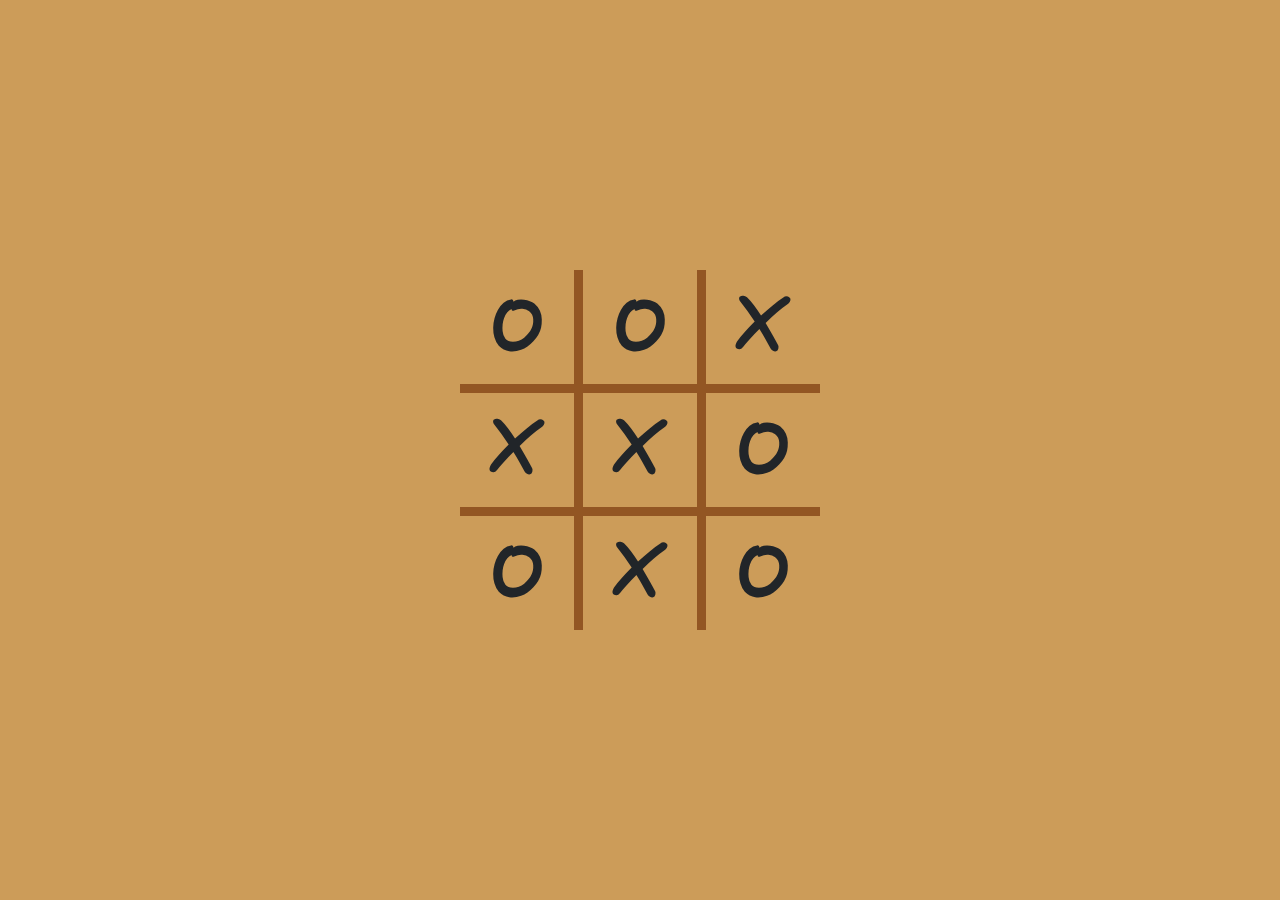
<file: index.html>
<!DOCTYPE html>
<html lang="en">
<head>
    <meta charset="UTF-8">
    <meta http-equiv="X-UA-Compatible" content="IE=edge">
    <meta name="viewport" content="width=device-width, initial-scale=1.0">
    <title>Tic Tac Toe</title>
    <link rel="icon" href="img/fav.ico">
    <link rel="stylesheet" href="css/bootstrap.min.css">
    <link rel="stylesheet" href="css/style.css">
</head>
<body>
    
    <div id="preloader">
        <div id="loadercontainer">
            <div class="loadercells" id="lc1"><div class="loadercellcover">O</div></div>
            <div class="loadercells" id="lc2"><div class="loadercellcover">O</div></div>
            <div class="loadercells" id="lc3"><div class="loadercellcover">X</div></div>
            <div class="loadercells" id="lc4"><div class="loadercellcover">X</div></div>
            <div class="loadercells" id="lc5"><div class="loadercellcover">X</div></div>
            <div class="loadercells" id="lc6"><div class="loadercellcover">O</div></div>
            <div class="loadercells" id="lc7"><div class="loadercellcover">O</div></div>
            <div class="loadercells" id="lc8"><div class="loadercellcover">X</div></div>
            <div class="loadercells" id="lc9"><div class="loadercellcover">O</div></div>
        </div>
    </div>

   <div class="container-fluid h-100 withwhom" id="withwhom">
    <div class="row justify-content-evenly align-items-center flex-md-row flex-column h-100">
        
        <div class="col-md-2 col-8 comp p-0 whichbox" onclick="showcf()">
            <div class="innerwhom row m-0 justify-content-md-center justify-content-between align-items-center">
                <div class="col-md-10 col-2 comp"></div>
                <p class="col-md-10 col-9 p-0 m-2 text-center">Vs<br class="d-none d-md-block"><span class="ms-2 m-md-0 p-0">COMPUTER</span></p>
            </div>
        </div>
        
        <div class="col-md-2 col-8 hum p-0 whichbox" onclick="showhf()">
            <div class="innerwhom row m-0 justify-content-md-center justify-content-between align-items-center">
                <div class="col-md-10 col-2 hum"></div>
                <p class="col-md-10 col-9 p-0 m-2 text-center">TWO<br class="d-none d-md-block"><span class="ms-2 m-md-0 p-0">PLAYERS</span> </p>
            </div>
        </div>

    </div>
   </div>


   <!-- comp form -->
   <div class="compform">
    <div class="innercompform" id="m11">
        <p id="m12">Your Name</p>
        <form id="m15" action="javascript:void(0);" >
        <input type="text" class="d-block" id="m13" autocomplete="off" maxlength="15" onkeyup="enablebutcom()">
        <button class="compbut" id="m14" onclick="compconsole(1)">PLAY</button>
        </form>
    </div>
   </div>

   <!-- hum form -->
   <div class="humform">
    <div class="innerhumform" id="m21">
        <div id="m22">
        <p id="m23">Player 1</p>
        <input type="text" class="d-block" id="m24" autocomplete="off" maxlength="15" onkeyup="enablebuthum()">
    </div>
    <div id="m25">
        <p id="m26">Player 2</p>
        <input type="text" class="d-block" id="m27" autocomplete="off" maxlength="15" onkeyup="enablebuthum()">
    </div>
        <button class="humbut" id="m28" onclick="humconsole(1)">PLAY</button>
    
    </div>
   </div>



<!-- human screen -->
<div id="humcon">
    
    <div id="humgridcon">
        <div id="humwinner"></div>
        <div id="outhumgrid">
        <div id="humgrid">
            <div class="hc" id="hc00" onclick="hplayerchance([0,0])"></div>
            <div class="hc" id="hc01" onclick="hplayerchance([0,1])"></div>
            <div class="hc" id="hc02" onclick="hplayerchance([0,2])"></div>
            <div class="hc" id="hc10" onclick="hplayerchance([1,0])"></div>
            <div class="hc" id="hc11" onclick="hplayerchance([1,1])"></div>
            <div class="hc" id="hc12" onclick="hplayerchance([1,2])"></div>
            <div class="hc" id="hc20" onclick="hplayerchance([2,0])"></div>
            <div class="hc" id="hc21" onclick="hplayerchance([2,1])"></div>
            <div class="hc" id="hc22" onclick="hplayerchance([2,2])"></div>

            <div class="hl" id="hl1" >
                <div class="hlg"></div>
            </div>
            <div class="hl" id="hl2" >
                <div class="hlg"></div>
            </div>
            <div class="hl" id="hl3" >
                <div class="hlg"></div>
            </div>
            <div class="hl" id="hl4" >
                <div class="hlg"></div>
            </div>
            <div class="hl" id="hl5" >
                <div class="hlg"></div>
            </div>
            <div class="hl" id="hl6" >
                <div class="hlg"></div>
            </div>
            <div class="hl" id="hl7" >
                <div class="hlg"></div>
            </div>
            <div class="hl" id="hl8" >
                <div class="hlg"></div>
            </div>
        </div>
    </div>
    </div>
    
    <div id="compplayer">
        <div id="hpcon">
            <div class="hp" id="hp1"><span id="hpc1" class="hpc"></span><p id="hpp1" class="hpp"></p><span class="hps" id="hps1">0</span></div>
            <div class="hp" id="hp2"><span id="hpc1" class="hpc"></span><p id="hpp2" class="hpp"></p><span class="hps" id="hps2">0</span></div>
        </div>
        <div id="hreplay" onclick="hreplay()">RESTART</div>
        <div id="humhome" onclick="comback()"></div>
    </div>

</div>















   <!-- computer screen -->
   <div id="compcon">
    
        <div id="compgridcon">
            <div id="compwinner"></div>
            <div id="outcompgrid">
            <div id="compgrid">
                <div class="cc" id="cc00" onclick="cplayerchance([0,0])"></div>
                <div class="cc" id="cc01" onclick="cplayerchance([0,1])"></div>
                <div class="cc" id="cc02" onclick="cplayerchance([0,2])"></div>
                <div class="cc" id="cc10" onclick="cplayerchance([1,0])"></div>
                <div class="cc" id="cc11" onclick="cplayerchance([1,1])"></div>
                <div class="cc" id="cc12" onclick="cplayerchance([1,2])"></div>
                <div class="cc" id="cc20" onclick="cplayerchance([2,0])"></div>
                <div class="cc" id="cc21" onclick="cplayerchance([2,1])"></div>
                <div class="cc" id="cc22" onclick="cplayerchance([2,2])"></div>

                <div class="cl" id="cl1" >
                    <div class="clg"></div>
                </div>
                <div class="cl" id="cl2" >
                    <div class="clg"></div>
                </div>
                <div class="cl" id="cl3" >
                    <div class="clg"></div>
                </div>
                <div class="cl" id="cl4" >
                    <div class="clg"></div>
                </div>
                <div class="cl" id="cl5" >
                    <div class="clg"></div>
                </div>
                <div class="cl" id="cl6" >
                    <div class="clg"></div>
                </div>
                <div class="cl" id="cl7" >
                    <div class="clg"></div>
                </div>
                <div class="cl" id="cl8" >
                    <div class="clg"></div>
                </div>
            </div>
        </div>
        </div>
        
        <div id="compplayer">
            <div id="cpcon">
                <div class="cp" id="cp1"><span id="cpc1" class="cpc"></span><p id="cpp1" class="cpp"></p><span class="cps" id="cps1">0</span></div>
                <div class="cp" id="cp2"><span id="cpc1" class="cpc"></span><p id="cpp2" class="cpp"></p><span class="cps" id="cps2">0</span></div>
            </div>
            <div id="creplay" onclick="creplay()">RESTART</div>
            <div id="comphome" onclick="comback()"></div>
        </div>

   </div>






    <script src="js/bootstrap.bundle.min.js"></script>
    <script src="js/js.js"></script>
</body>
</html>
</file>
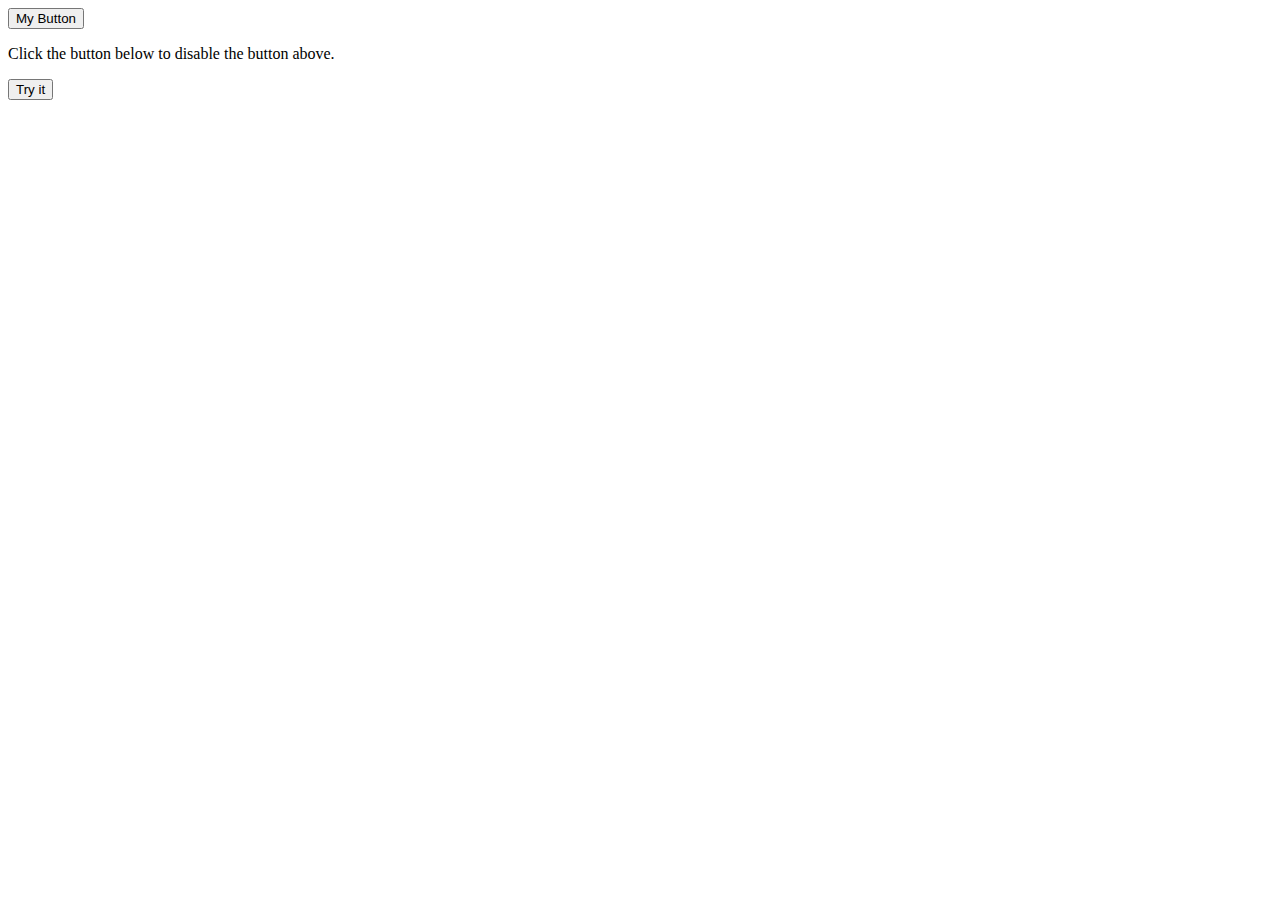
<file: js/random.html>
<!-- <!DOCTYPE html>
<html lang="en">
<head>
    <meta charset="UTF-8">
    <meta http-equiv="X-UA-Compatible" content="IE=edge">
    <meta name="viewport" content="width=device-width, initial-scale=1.0">
    <title>Document</title>
</head>
<body>
    <div id="el" style="height:20px; background: #cf7777;"></div>
    <script>
        // let x= Math.trunc(Math.random()*2) + 1;
        // document.getElementById("el").textContent=x;
        let x=[[0,0,0],[0,0,0],[0,0,0]];
        x[2][1]=9;
        document.getElementById("el").innerHTML=`${x[0][0]} ${x[0][1]} ${x[0][2]}`+"<br>"+`${x[1][0]} ${x[1][1]} ${x[1][2]}`+"<br>"+`${x[2][0]} ${x[2][1]} ${x[2][2]}`;
    </script>
</body>
</html> -->

<!DOCTYPE html>
<html>
<body>

<button id="myBtn">My Button</button>

<p>Click the button below to disable the button above.</p>

<button onclick="myFunction()">Try it</button>

<script>
function myFunction() {
  document.getElementById("myBtn").disabled = true;
}
</script>

</body>
</html>
</file>
<file: css/style.css>
*{
    padding: 0;
    margin: 0;
    -webkit-tap-highlight-color: transparent;
}
body{
    height:100vh;
    -webkit-tap-highlight-color: transparent;
}
@font-face {
    font-family: myfont1;
    src: url('../font/myfont1.ttf');
}
#preloader
{
    position:fixed;
    top:0;
    left:0;
    width:100vw;
    height:100vh;
    overflow:hidden;
    display:grid;
    place-items:center;
    background-color: rgb(204,156,89);
    z-index:100;
}
#loadercontainer
{
    width:min(70vw,40vh);
    aspect-ratio: 1;
    background: rgb(146,86,35);
    display:grid;
    grid-template-columns: repeat(3,1fr);
    grid-template-rows: repeat(3,1fr);
    gap:min(1vw,1vh);
}
.loadercells
{
    background-color: rgb(204,156,89);
    font-family: 'Nanum Pen Script',myfont1;
    display: grid;
    place-items: center;
}
.loadercellcover
{
    text-align: center;
    line-height: 0;
    font-size:min(15vw,15vh);
    animation-name:flickerload;
    animation-duration: 1s;
    animation-iteration-count: infinite;
}
@keyframes flickerload
{
    0%
    {
        opacity:1;
    }
    50%
    {
        opacity:0.2;
    }
    100%
    {
        opacity:1;
    }
}
.withwhom
{
    background: rgb(204,156,89);
}

.innerwhom{
background: rgb(202, 151, 78);
width: 100%;
border-radius: min(1.5vw,1.5vh);
box-shadow: 0 0 min(1.5vw,1.5vh) rgb(170, 125, 62);
padding:min(0.7vw,0.7vh);
flex-wrap: nowrap !important;
cursor:pointer;
}
.innerwhom:active{
    background: rgb(203, 152, 79);
    box-shadow: 0 0 min(1.5vw,1.5vh) rgba(170, 125, 62, 0.5) inset;
    transform: scale(0.98);
    }

.innerwhom>div{
    background: rgb(187, 127, 58);
    border-radius: min(1.5vw,1.5vh);
    aspect-ratio: 1;
    background-size: 60%;
    background-repeat:no-repeat;
    background-position: center;
}

.comp>.innerwhom>div{
    background-image: url('../img/comp.png');
}

.hum>.innerwhom>div
  {
    background-image:url('../img/player logo.png');
    background-size: 45%;
    background-position: center;
  }
.whichbox>.innerwhom>p{
    
    font-size:min(6vw,6vh);
    color:rgb(139, 83, 19);
    font-family:gamefont;
    word-wrap:wrap;
}

@font-face
{
    font-family:gamefont;
    src:url('../font/gamefont.ttf');
}
@font-face
{
    font-family:myfont2;
    src:url('../font/myfont2.ttf');
}
@font-face
{
    font-family:myfont3;
    src:url('../font/myfont3.ttf');
}
@font-face
{
    font-family:myfont4;
    src:url('../font/myfont4.ttf');
}




  /* comp versus */
.compform
{
    position:fixed;
    z-index:10;
    top:0;
    left:0;
    width:100vw;
    height:100vh;
    backdrop-filter: blur(10px);
    display:none;
    place-items:center;
}
.innercompform
{
background: rgb(202, 151, 78);
border-radius: min(1.5vw,1.5vh);
box-shadow: 0 0 min(1.5vw,1.5vh) rgba(0, 0, 0, 0.5);
padding:min(3vw,3vh);
height:min(30vw,30vh);
display:grid;
place-items:center;
}
.innercompform>p{
    color:rgb(139, 83, 19);
    font-size:min(4vw,4vh);
    font-family:gamefont;
}
.innercompform>form>input{
    background:rgb(105, 63, 15);
    outline:none;
    border:none;
    padding:min(1vw,1vh);
    font-size:min(3.5vw,3.5vh);
    text-align: center;
    color:rgb(202, 147, 85);
    font-family:myfont2;
    border-radius:min(1.5vw,1.5vh);
    letter-spacing: min(0.2vw,0.2vh);
}
.compbut
{
    width:30%;
    text-align: center;
    border-radius:min(1vw,1vh);
    cursor:pointer;
    background-color: rgb(139, 83, 19);
    color:rgb(238, 199, 116);
    font-family: myfont3;
    box-shadow: min(0.2vw,0.2vh) min(0.2vw,0.2vh) min(1vw,1vh) rgba(0, 0, 0, 0.5);
    font-size: min(3vw,3vh);
    letter-spacing: min(0.2vw,0.2vh);
    margin:min(2vw,2vh);
    
    outline:none;
    border:none;
}
.compbut:hover
{
    background-color: rgb(119, 71, 17);
    
}
.compbut:active
{
    background-color: rgb(119, 71, 17);
    transform: scale(0.95);
    box-shadow: none;
}
#m15
{
    text-align: center;
}

#m14:disabled
{
    background-color: rgb(114, 84, 50);
    cursor:default;
}
#m14:disabled:active
{
    transform:scale(1);
    box-shadow: min(0.2vw,0.2vh) min(0.2vw,0.2vh) min(1vw,1vh) rgba(0, 0, 0, 0.5);
}
/* player vs */

.humform
{
    position:fixed;
    z-index:10;
    top:0;
    left:0;
    width:100vw;
    height:100vh;
    backdrop-filter: blur(10px);
    display:none;
    place-items:center;
}
.innerhumform
{
background: rgb(202, 151, 78);
border-radius: min(1.5vw,1.5vh);
box-shadow: 0 0 min(1.5vw,1.5vh) rgba(0, 0, 0, 0.5);
padding:min(3vw,3vh);
height:min(50vw,50vh);
display:grid;
place-items:center;
}
.innerhumform p{
    color:rgb(139, 83, 19);
    font-size:min(4vw,4vh);
    font-family:gamefont;
    width:100%;

}
.innerhumform input{
    background:rgb(105, 63, 15);
    outline:none;
    border:none;
    padding:min(1vw,1vh);
    font-size:min(3.5vw,3.5vh);
    text-align: center;
    color:rgb(202, 147, 85);
    font-family:myfont2;
    border-radius:min(1.5vw,1.5vh);
    letter-spacing: min(0.2vw,0.2vh);
}
.humbut
{
    width:30%;
    text-align: center;
    border-radius:min(1vw,1vh);
    margin-top: min(2vw,2vh);
    cursor:pointer;
    background-color: rgb(139, 83, 19);
    color:rgb(238, 199, 116);
    font-family: myfont3;
    box-shadow: min(0.2vw,0.2vh) min(0.2vw,0.2vh) min(1vw,1vh) rgba(0, 0, 0, 0.5);
    font-size: min(3vw,3vh);
    letter-spacing: min(0.2vw,0.2vh);

    outline:none;
    border:none;
}
.humbut:hover
{
    background-color: rgb(119, 71, 17);
    color:rgb(238, 199, 116);
}
.humbut:active
{
    background-color: rgb(119, 71, 17);
    transform: scale(0.95);
    box-shadow: none;
}
#m28:disabled
{
    background-color: rgb(114, 84, 50);
    cursor:default;
}
#m28:disabled:active
{
    transform:scale(1);
    box-shadow: min(0.2vw,0.2vh) min(0.2vw,0.2vh) min(1vw,1vh) rgba(0, 0, 0, 0.5);
}

/* computer screen */
#compcon
{
    width:100vw;
    height:100vh;
    display:none;
    background-color: rgb(204,156,89);
    padding:min(5vw,5vh);
}
#compgridcon
{
    width:50%;
}
#compwinner
{
    height:15%;
    box-sizing:border-box;
    font-weight: bolder;
    font-family: myfont4;
    display:grid;
    place-items:center;
    font-size:min(7vw,7vh);
    color:rgb(119, 71, 17);
}

#outcompgrid
{
    height:85%;
    display:grid;
    place-items:center;
}
#compgrid
{
    display:grid;
    grid-template-columns: repeat(3,1fr);
    grid-template-rows: repeat(3,1fr);
    gap:min(1.5vw,1.5vh);
    background: rgb(153, 93, 24);
    aspect-ratio: 1;
    position:relative;
}
.cc
{
    background: rgb(204,156,89);
    cursor:pointer;
    background-position: center;
    background-repeat: no-repeat;
    background-size: 60%;
}
.cl
{
    position:absolute;
    height:min(0.5vw,0.5vh);
    padding: 0;
    margin: 0;
    visibility:hidden;
}
.clg
{
    height: 100%;
    width:0;
    transition: 0.8s width;
    transition-timing-function: ease-in;
    transition-delay: 0.2s;
    background-color: black;
}
#cl1
{
    width:100%;
    top:calc(16.6665% - min(0.75vw,0.75vh));
}
#cl2
{
    width:100%;
    top:50%;
    transform:translateY(-50%);
}
#cl3
{
    width:100%;
    bottom:calc(16.6665% - min(0.75vw,0.75vh));
}
#cl4
{
    width:100%;
    transform: rotate(90deg) translateY(50%);
    transform-origin: 0 50%;
    left: calc(calc(33.333% - min(0.75vw,0.75vh))*0.5);
}
#cl5
{
    width:100%;
    transform-origin: 0% 50%;
    transform: rotate(90deg) translateY(-50%);
    left: 50%;
}
#cl6
{
    width:100%;
    transform: rotate(-90deg) translateY(50%);
    transform-origin: 100% 50%;
    right: calc(calc(33.333% - min(0.75vw,0.75vh))*0.5);
}
#cl7
{
    width:140.4%;
    top:50%;
    left:-20.2%;
    transform:translateY(-50%) rotate(45deg);
}
#cl8
{
    width:140.4%;
    top:50%;
    left:-20.2%;
    transform:translateY(-50%) rotate(-45deg);
}
#compplayer
{
    width:50%;
    display:grid;
    place-items: center;
    position:relative;
}
#cpcon
{
    
    height:70%;
    display:flex;
    align-items:center;
    justify-content:space-evenly;
    flex-direction:column;
    width:100%;
}
.cp{
    width:80%;
margin:0;
display:flex;
flex-wrap:nowrap;
justify-content: space-between; 
align-items:center;
text-align:center;
color:rgb(138, 80, 13);
font-family:myfont3;
font-size:min(4vw,4vh);
}
.cpp
{
    height:100%;
    display:grid;
    place-items:center;
    margin: 0;
    padding: 0;
}
.cpc
{
    height:100%;
    aspect-ratio: 1;
    background-size:contain;
    background-repeat:no-repeat;
    background-position: center;

}
.cps
{
    color:rgb(51, 51, 51);
    height:100%;
    display:grid;
    place-items:center
}
#creplay
{
    border-radius: min(1vw,1vh);;
    width:min(15vw,15vh);
    display:grid;
    place-items: center;
    aspect-ratio: 2;
    font-size: min(3vw,3vh);
    font-family:myfont2;
    background-color:rgb(131, 82, 27);
    color: rgb(231, 171, 102);
    cursor:pointer;
    animation-iteration-count: infinite;
    animation-duration: 700ms;
}
#creplay:hover
{
    background-color: rgb(109, 68, 21);
}
#creplay:active
{
    transform:scale(0.95);
}
@keyframes crpop {
    0%
    {
        transform: scale(1);
    }
    50%
    {
        transform: scale(0.9);
    }
    100%
    {
        transform: scale(1);
    }
}
#comphome
{
    position:absolute;
    bottom: 0;
    right:0%;
    width:8%;
    aspect-ratio: 1;
    border-radius: 50%;
    background-color: rgb(243, 186, 106);
    box-shadow: 0 0  min(2vw,2vh) rgba(68, 68, 68, 0.432);
    background-image:url('../img/home.png');
    background-size:50%;
    background-position: center;
    background-repeat: no-repeat;
    cursor:pointer;
}
#comphome:hover
{
    filter: brightness(105%);
}
#comphome:active
{
    box-shadow: 0 0  min(2vw,2vh) rgba(68, 68, 68, 0.432) inset;
    transform:scale(0.95);
}



/* human screen */

#humcon
{
    width:100vw;
    height:100vh;
    display:none;
    background-color: rgb(204,156,89);
    padding:min(5vw,5vh);
}
#humgridcon
{
    width:50%;
}
#humwinner
{
    height:15%;
    box-sizing:border-box;
    font-weight: bolder;
    font-family: myfont4;
    display:grid;
    place-items:center;
    font-size:min(7vw,7vh);
    color:rgb(119, 71, 17);
}

#outhumgrid
{
    height:85%;
    display:grid;
    place-items:center;
}
#humgrid
{
    display:grid;
    grid-template-columns: repeat(3,1fr);
    grid-template-rows: repeat(3,1fr);
    gap:min(1.5vw,1.5vh);
    background: rgb(153, 93, 24);
    aspect-ratio: 1;
    position:relative;
}
.hc
{
    background: rgb(204,156,89);
    cursor:pointer;
    background-position: center;
    background-repeat: no-repeat;
    background-size: 60%;
}
.hl
{
    position:absolute;
    height:min(0.5vw,0.5vh);
    padding: 0;
    margin: 0;
    visibility:hidden;
}
.hlg
{
    height: 100%;
    width:0;
    transition: 0.8s width;
    transition-timing-function: ease-in;
    transition-delay: 0.2s;
    background-color: black;
}
#hl1
{
    width:100%;
    top:calc(16.6665% - min(0.75vw,0.75vh));
}
#hl2
{
    width:100%;
    top:50%;
    transform:translateY(-50%);
}
#hl3
{
    width:100%;
    bottom:calc(16.6665% - min(0.75vw,0.75vh));
}
#hl4
{
    width:100%;
    transform: rotate(90deg) translateY(50%);
    transform-origin: 0 50%;
    left: calc(calc(33.333% - min(0.75vw,0.75vh))*0.5);
}
#hl5
{
    width:100%;
    transform-origin: 0% 50%;
    transform: rotate(90deg) translateY(-50%);
    left: 50%;
}
#hl6
{
    width:100%;
    transform: rotate(-90deg) translateY(50%);
    transform-origin: 100% 50%;
    right: calc(calc(33.333% - min(0.75vw,0.75vh))*0.5);
}
#hl7
{
    width:140.4%;
    top:50%;
    left:-20.2%;
    transform:translateY(-50%) rotate(45deg);
}
#hl8
{
    width:140.4%;
    top:50%;
    left:-20.2%;
    transform:translateY(-50%) rotate(-45deg);
}
#humplayer
{
    width:50%;
    display:grid;
    place-items: center;
    position:relative;
}
#hpcon
{
    
    height:70%;
    display:flex;
    align-items:center;
    justify-content:space-evenly;
    flex-direction:column;
    width:100%;
}
.hp{
    width:80%;
margin:0;
display:flex;
flex-wrap:nowrap;
justify-content: space-between; 
align-items:center;
text-align:center;
color:rgb(138, 80, 13);
font-family:myfont3;
font-size:min(4vw,4vh);
}
.hpp
{
    height:100%;
    display:grid;
    place-items:center;
    margin: 0;
    padding: 0;
}
.hpc
{
    height:100%;
    aspect-ratio: 1;
    background-size:contain;
    background-repeat:no-repeat;
    background-position: center;

}
.hps
{
    color:rgb(51, 51, 51);
    height:100%;
    display:grid;
    place-items:center
}
#hreplay
{
    border-radius: min(1vw,1vh);;
    width:min(15vw,15vh);
    display:grid;
    place-items: center;
    aspect-ratio: 2;
    font-size: min(3vw,3vh);
    font-family:myfont2;
    background-color:rgb(131, 82, 27);
    color: rgb(231, 171, 102);
    cursor:pointer;
    animation-iteration-count: infinite;
    animation-duration: 700ms;
}
#hreplay:hover
{
    background-color: rgb(109, 68, 21);
}
#hreplay:active
{
    transform:scale(0.95);
}
@keyframes hrpop {
    0%
    {
        transform: scale(1);
    }
    50%
    {
        transform: scale(0.9);
    }
    100%
    {
        transform: scale(1);
    }
}
#humhome
{
    position:absolute;
    bottom: 0;
    right:0%;
    width:8%;
    aspect-ratio: 1;
    border-radius: 50%;
    background-color: rgb(243, 186, 106);
    box-shadow: 0 0  min(2vw,2vh) rgba(68, 68, 68, 0.432);
    background-image:url('../img/home.png');
    background-size:50%;
    background-position: center;
    background-repeat: no-repeat;
    cursor:pointer;
}
#humhome:hover
{
    filter: brightness(105%);
}
#humhome:active
{
    box-shadow: 0 0  min(2vw,2vh) rgba(68, 68, 68, 0.432) inset;
    transform:scale(0.95);
}











/* media query */

@media (orientation:portrait)
{
    #compcon
    {
        flex-direction: column;
    }
    #compgridcon
    {
        width:100%;
        height:70%;
    }
    #compplayer
{
    width:100%;
    height:30%;
}

#humcon
{
    flex-direction: column;
}
#humgridcon
{
    width:100%;
    height:70%;
}
#humplayer
{
width:100%;
height:30%;
}

}



@media screen and (min-width: 768px) {
    .innerwhom {
      aspect-ratio: 1;
      flex-wrap: wrap !important;
    }
    .whichbox>.innerwhom>div
    {
        aspect-ratio: 16/9;
    }
    .whichbox>.innerwhom>p{
       
        font-size:min(4vw,4vh);
        
    }
  }
</file>
